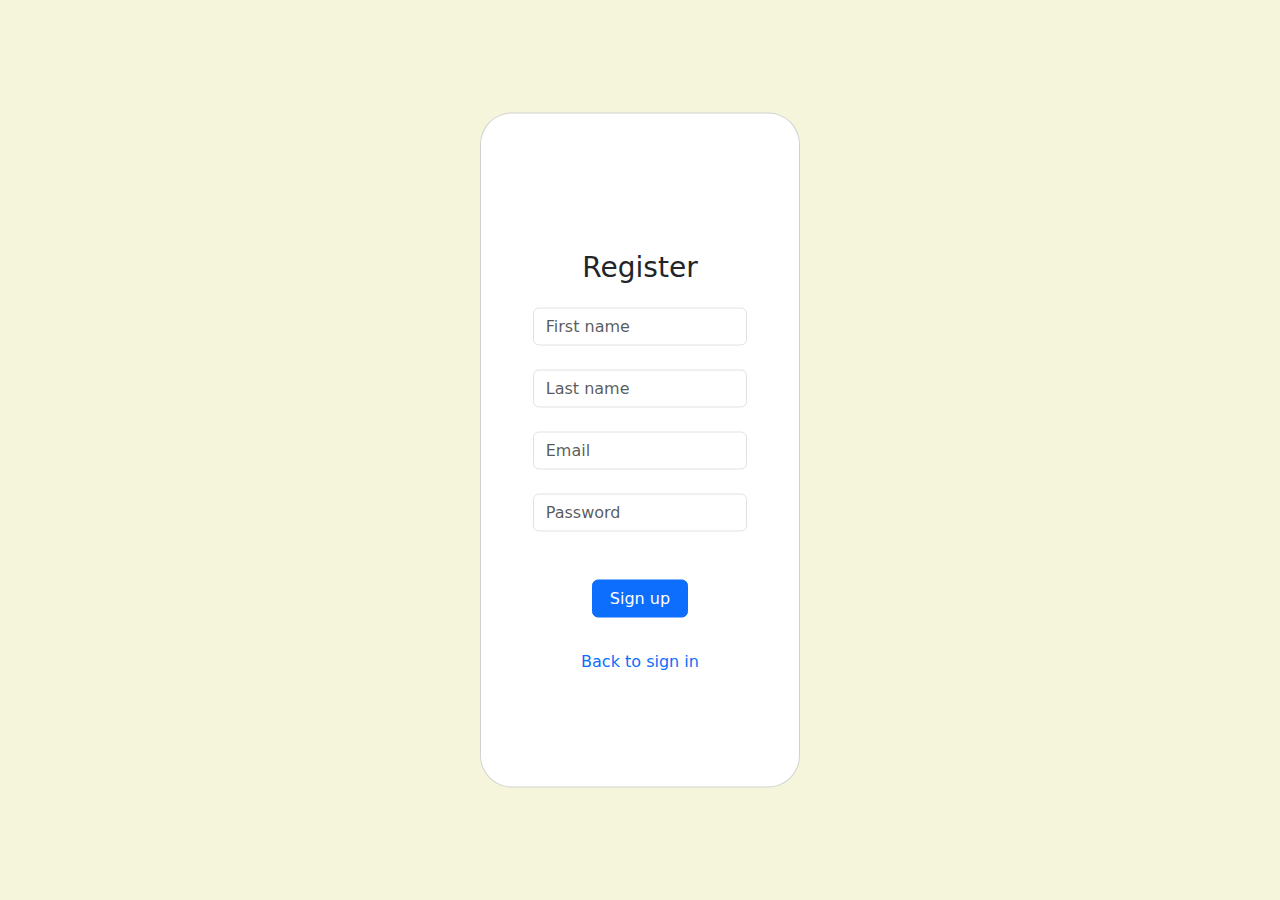
<file: src/main/resources/static/register.html>
<!DOCTYPE html>
<html lang="en">
<head>
    <meta charset="UTF-8">
    <meta name="viewport" content="width=device-width, initial-scale=1.0">
    <title>Salman Educates</title>
    <link href="https://cdn.jsdelivr.net/npm/bootstrap@5.3.3/dist/css/bootstrap.min.css" rel="stylesheet" integrity="sha384-QWTKZyjpPEjISv5WaRU9OFeRpok6YctnYmDr5pNlyT2bRjXh0JMhjY6hW+ALEwIH" crossorigin="anonymous">
    <link rel="stylesheet" href="styles.css">
</head>
<body>

<div class="card position-absolute top-50 start-50 translate-middle w-25 rounded-5 h-75">
    <div class="card-body d-flex flex-column justify-content-center">
        <form class="login-form mt-4 mb-3" action="http://localhost:8080/register" method="post">
            <h3 class="text-center mb-4">Register</h3>
            <div class="form-group mb-4 d-flex justify-content-center">
                <input type="text" class="form-control w-75" id="firstName" name="firstName" placeholder="First name">
            </div>
            <div class="form-group mb-4 d-flex justify-content-center">
                <input type="text" class="form-control w-75" id="lastName" name="lastName" placeholder="Last name">
            </div>
            <div class="form-group mb-4 d-flex justify-content-center">
                <input type="email" class="form-control w-75" id="email" name="email" placeholder="Email">
            </div>
            <div class="form-group mb-3 d-flex justify-content-center">
                <input type="password" class="form-control w-75" id="password" name="password" placeholder="Password">
            </div>
            <div class=" d-flex justify-content-center mt-5">
                <button type="submit" class="btn btn-primary btn-block col-4">Sign up</button>
            </div>
        </form>
        <div class="d-flex justify-content-center mt-3">
            <a href="index.html">Back to sign in</a>
        </div>
    </div>
</div>



<script src="https://cdn.jsdelivr.net/npm/bootstrap@5.3.3/dist/js/bootstrap.bundle.min.js" integrity="sha384-YvpcrYf0tY3lHB60NNkmXc5s9fDVZLESaAA55NDzOxhy9GkcIdslK1eN7N6jIeHz" crossorigin="anonymous"></script>
</body>
</html>
</file>
<file: src/main/resources/static/styles.css>
body {
    background-color: beige;
}
a {
    text-decoration: none;
}
</file>
